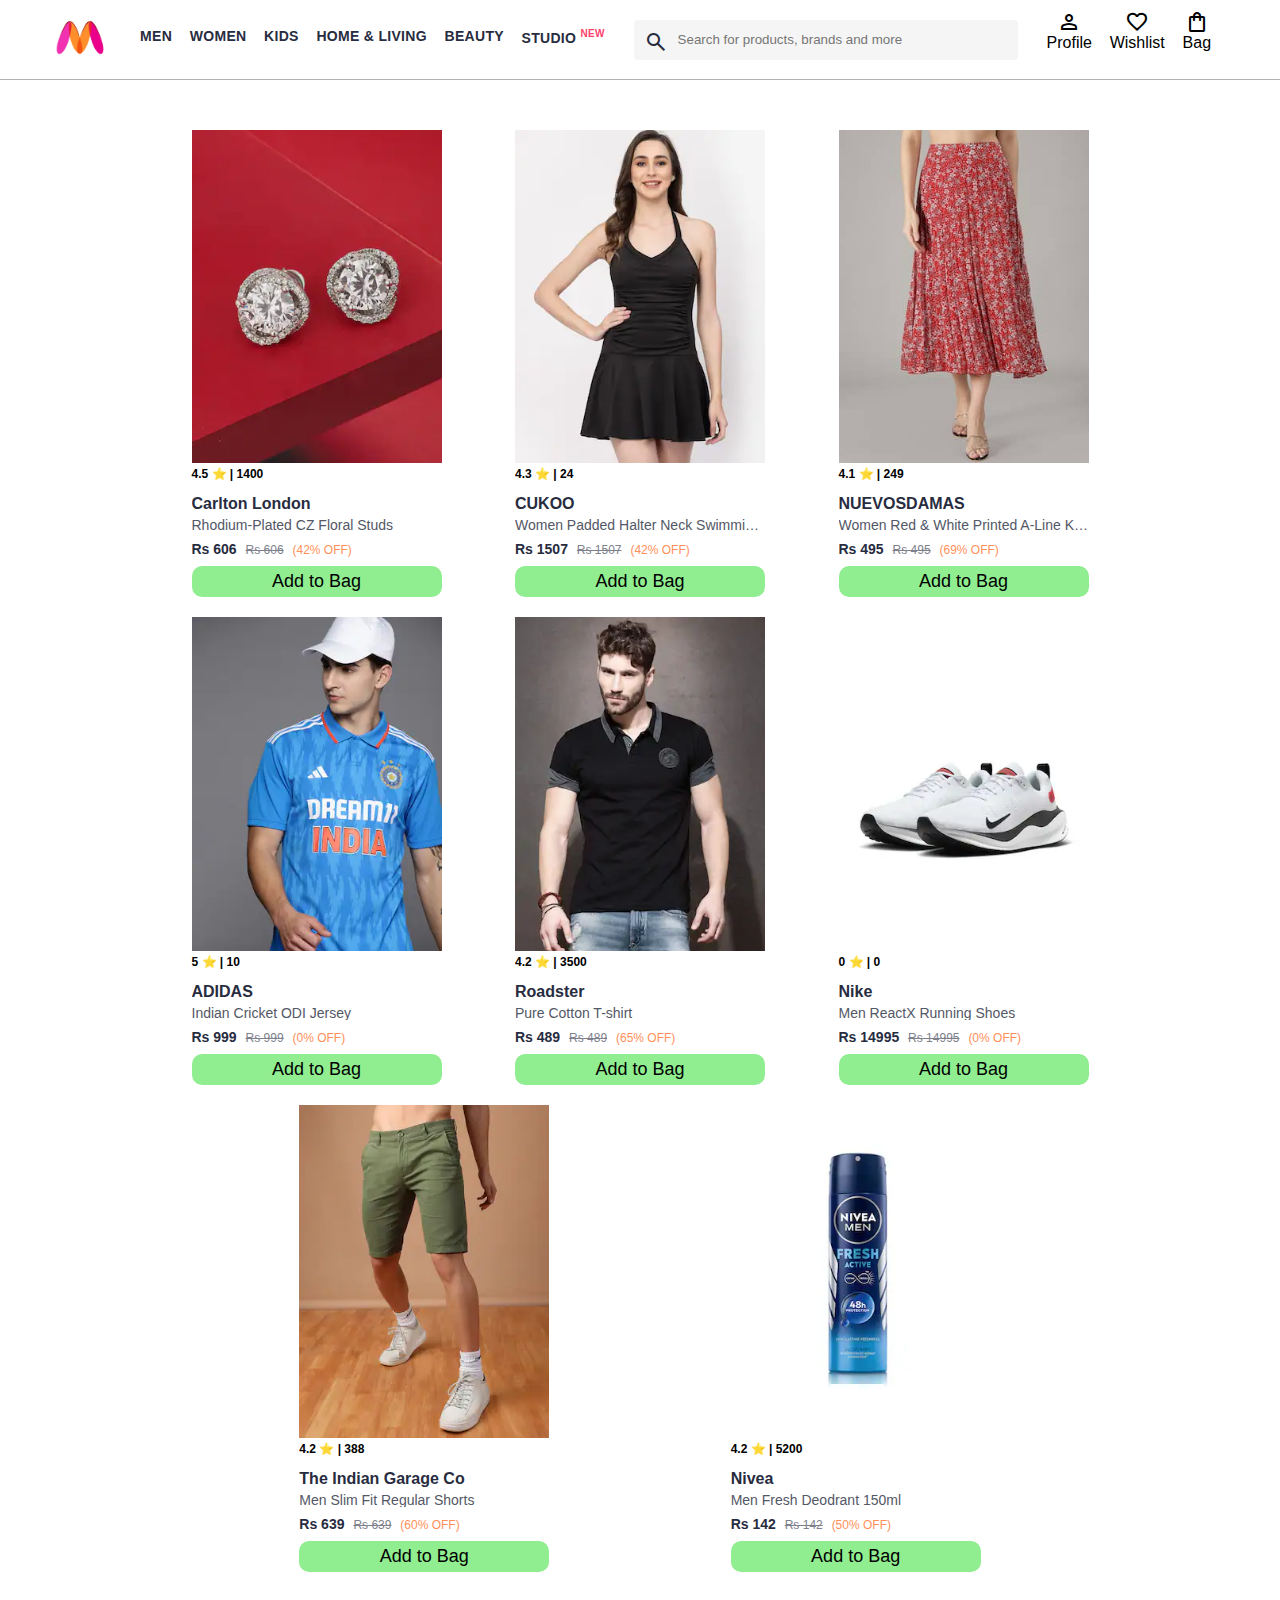
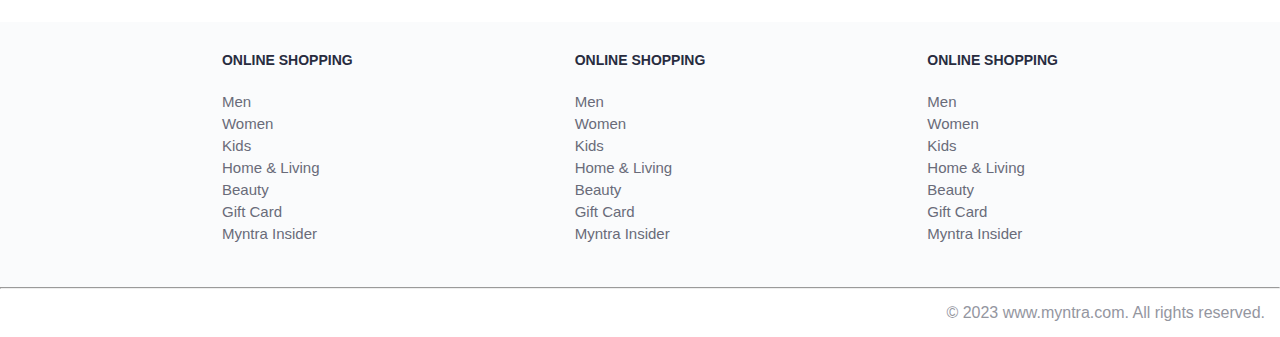
<file: index.html>
<!DOCTYPE html>
<html lang="en">
<head>
    <title>Myntra Functional Clone</title>
    <link rel="stylesheet" href="css/index.css">
    <link rel="stylesheet" href="https://fonts.googleapis.com/css2?family=Material+Symbols+Outlined:opsz,wght,FILL,GRAD@20..48,100..700,0..1,-50..200" />
</head>
<body>
    <header>
        <div class="logo_container">
            <a href="#"><img class="myntra_home" src="images/myntra_logo.webp" alt="Myntra Home"></a>
        </div>
        <nav class="nav_bar">
            <a href="#">Men</a>
            <a href="#">Women</a>
            <a href="#">Kids</a>
            <a href="#">Home & Living</a>
            <a href="#">Beauty</a>
            <a href="#">Studio <sup>New</sup></a>
        </nav>
        <div class="search_bar">
            <span class="material-symbols-outlined search_icon">search</span>
            <input class="search_input" placeholder="Search for products, brands and more">
        </div>
        <div class="action_bar">
            <div class="action_container">
                <span class="material-symbols-outlined action_icon">person</span>
                <span class="action_name">Profile</span>
            </div>

            <div class="action_container">
                <span class="material-symbols-outlined action_icon">favorite</span>
                <span class="action_name">Wishlist</span>
            </div>

            <a class="action_container" href="pages/bag.html">
                <span class="material-symbols-outlined action_icon">shopping_bag</span>
                <span class="action_name">Bag</span>
                <span class="bag-item-count">0</span>
            </a>
        </div>
    </header>
    <main>
        <div class="items-container">
            
        </div>
    </main>
    <footer>
        <div class="footer_container">
            <div class="footer_column">
                <h3>ONLINE SHOPPING</h3>

                <a href="#">Men</a>
                <a href="#">Women</a>
                <a href="#">Kids</a>
                <a href="#">Home & Living</a>
                <a href="#">Beauty</a>
                <a href="#">Gift Card</a>
                <a href="#">Myntra Insider</a>
            </div>

            <div class="footer_column">
                <h3>ONLINE SHOPPING</h3>

                <a href="#">Men</a>
                <a href="#">Women</a>
                <a href="#">Kids</a>
                <a href="#">Home & Living</a>
                <a href="#">Beauty</a>
                <a href="#">Gift Card</a>
                <a href="#">Myntra Insider</a>
            </div>

            <div class="footer_column">
                <h3>ONLINE SHOPPING</h3>

                <a href="#">Men</a>
                <a href="#">Women</a>
                <a href="#">Kids</a>
                <a href="#">Home & Living</a>
                <a href="#">Beauty</a>
                <a href="#">Gift Card</a>
                <a href="#">Myntra Insider</a>
            </div>
        </div>
        <hr>

        <div class="copyright">
            © 2023 www.myntra.com. All rights reserved.
        </div>
    </footer>
      <script src="data/items.js"></script>
    <script src="Scripts/index.js"></script>
</body>
</html>
</file>
<file: css/index.css>
/***************** Item Page CSS **************************/
/*.action_container {
    text-decoration: none;
}
a.action_container:link {
    color:black;
}
.item-details {
    cursor: pointer;
    width: 250px;
    margin: 10px;
}
.stars {
    font-size: 12px;
    font-weight: 700;
    text-align: left;
}
.company {
    font-size: 18px;
    font-weight: 700;
    line-height: 1;
    color: #282c3f;
    margin-bottom: 6px;
    overflow: hidden;
    text-overflow: ellipsis;
    white-space: nowrap;
    margin-top: 20px;
}
.item-name {
    color: #535766;
    font-size: 16px;
    line-height: 1;
    margin-bottom: 0;
    margin-top: 0;
    overflow: hidden;
    text-overflow: ellipsis;
    white-space: nowrap;
    font-weight: 400;
    display: block;
}
.price-container {
    margin-top: 10px;
}
.current-price {
    font-size: 14px;
    font-weight: 700;
    color: #282c3f;
}
.original-price {
    text-decoration: line-through;
    color: #7e818c;
    font-weight: 400;
    margin-left: 5px;
    font-size: 12px;
}
.discount-percentage {
    color: #ff905a;
    font-weight: 400;
    font-size: 12px;
    margin-left: 5px;
}
.btn-bag {
    background-color: lightgreen;
    border: none;
    padding: 5px 15px;
    border-radius: 10px;
    width: 100%;
    margin-top: 7px;
    font-size: 20px;
    cursor: pointer;
}
.bag-items {
    background-color: #f16565;
    white-space: nowrap;
    text-align: center;
    line-height: 18px;
    padding: 0 6px;
    height: 18px;
    position: relative;
    border-radius: 50%;
    font-size: 12px;
    color: #fff;
    left: 13px;
    top: -44px;
    font-weight: 700;
    cursor: pointer;
}*/

* {
    margin: 0;
    padding: 0;
    font-family: Assistant,-apple-system,BlinkMacSystemFont,Segoe UI,Roboto,Helvetica,Arial,sans-serif;
    box-sizing: border-box;
}
header {
    display: flex;
    background-color: #ffffff;
    height: 80px;
    justify-content: space-between;
    align-items: center;
    border-bottom: 1px solid #b6b1b1;
}
.myntra_home {
    height: 45px;
}
.logo_container {
    margin-left: 4%;
}
.action_bar {
    margin-right: 4%;
}
.nav_bar {
    display: flex;
    min-width: 500px;
    justify-content: space-evenly;
}
.nav_bar a {
    font-size: 14px;
    letter-spacing: .3px;
    color: #282c3f;
    font-weight: 700;
    text-transform: uppercase;
    text-decoration: none;
    padding: 27px 0;
    border-bottom: 5px solid #ffffff;
}
.nav_bar a:hover {
    border-bottom: 4px solid #f54e77;
}

.nav_bar a sup {
    color: #ff3f6c;
    font-size: 10px;
}

.search_bar {
    height: 40px;
    min-width: 200px;
    width: 30%;
    display: flex;
    align-items: center;
}
.search_icon {
    box-sizing: content-box;
    height: 20px;
    padding: 10px;

    background-color: #f5f5f6;
    color: #282c3f;
    font-weight: 300;
    border-radius: 4px 0 0 4px;
}
.search_input {
    color: #696e79;
    background-color: #f5f5f6;
    flex-grow: 1;
    height: 40px;
    border: 0;
    border-radius: 0 4px 4px 0;
}

.action_bar {
    display: flex;
    min-width: 200px;
    justify-content: space-evenly;
}

.action_container {
    display: flex;
    flex-direction: column;
    align-items: center;
}

/* Main section */
.banner_container {
    margin: 40px 0;
}
.banner_image {
    width: 100%;
}

.category_heading {
    text-transform: uppercase;
    color: #3e4152;
    letter-spacing: .15em;
    font-size: 1.8em;
    margin: 50px 0 10px 30px;
    max-height: 5em;
    font-weight: 700;
}

.category-items , .items-container {
    width: 80%;
    margin: 50px 10%;
    display: flex;
    flex-wrap: wrap;
    justify-content: space-evenly;
}

.sale_item {
    width: 250px;
}

.footer_container {
    padding: 30px 0px 40px 0px;
    background: #FAFBFC;
    display: flex;
    justify-content: space-evenly;
}

.footer_column {
    display: flex;
    flex-direction: column;
}

.footer_column h3 {
    color: #282c3f;
    font-size: 14px;
    margin-bottom: 25px;
}

.footer_column a {
    color: #696b79;
    font-size: 15px;
    text-decoration: none;
    padding-bottom: 5px;
}

.copyright {
    color: #94969f;
    text-align: end;
    padding: 15px;
}

.items-container{
       width: 80%;
       margin: 40px 10%;  /* margin-left:10%; margin-top: 40px; */
}

.item-container{
    width:250px ;
    margin: 10px;
}

.item-image{
    width: 100%;
}


.rating{
    font-size: 12px;
    font-weight: 700;
}

.company-name{
    margin-top: 15px;
     font-size: 16px;
     font-weight: 700;
     line-height: 1;
     color: #282c3f;
     margin-bottom: 6px;
     overflow: hidden;
     text-overflow: ellipsis;
     white-space:nowrap;
      
}

.item-name{
    color: #535766;
    font-size: 14px;
    line-height: 1;
    margin-bottom: 0;
    margin-top: 0;
    overflow: hidden;
    text-overflow: ellipsis;
    white-space: nowrap;
    font-weight: 400;
    display: block;

}

.price{
     margin-top: 10px;
     font-size: 14px;
     line-height: 15px;
     color: #282c3f;
     white-space: nowrap;
}

.current-price{
     font-size: 14px;
     font-weight: 700;
     color: #282c3f;
}

.original-price{
    text-decoration: line-through;
    color: #7e818c;
    font-weight: 400;
    margin-left: 5px;
    font-size: 12px;
}

.discount{
    color: #ff905a;
    font-weight: 400;
    font-size: 12px;
    margin-left: 5px;
}

.btn-add-bag{
    margin-top: 8px;
    font-size: 18px;
    width: 100%;
    background-color: lightgreen;
    border: none;
    padding: 5px 15px;
    border-radius: 10px;
    cursor: pointer;

}

.bag-item-count {
    background-color: #f16565;
    white-space: nowrap; 
    text-align: center;
     line-height: 18px;
    padding: 0 6px;
    height: 18px;
    position: relative;
    border-radius: 50%;
    font-size: 12px;
    color: #fff;
    left: 13px;
    top: -44px;
    font-weight: 700;
    cursor: pointer;
}

.action_container {
    text-decoration: none;
}
a.action_container:link {
    color:black;
}
</file>
